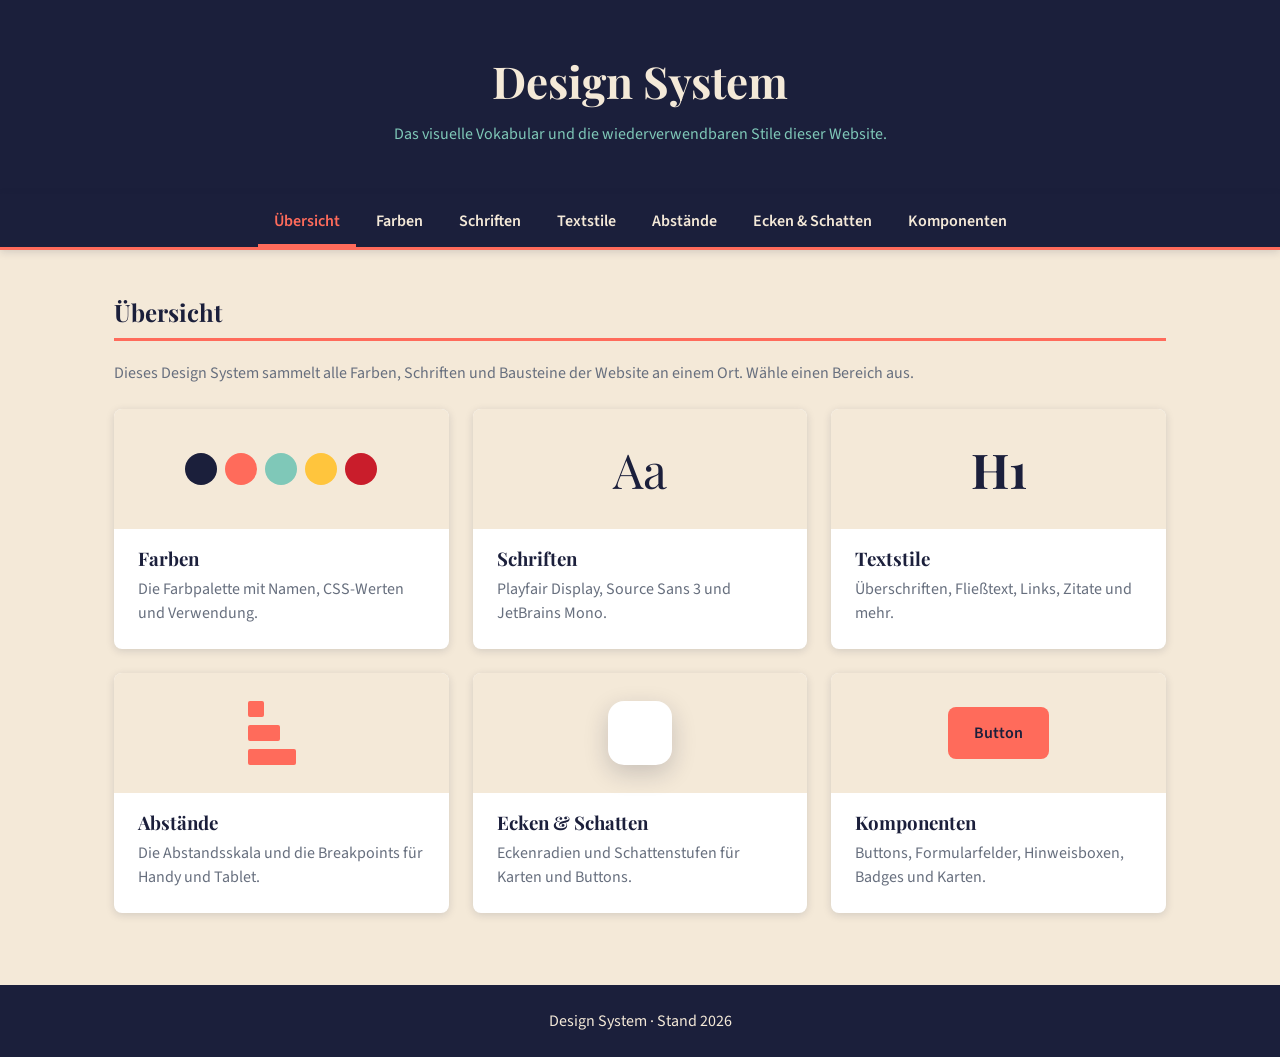
<file: index.html>
<!doctype html>
<html lang="de">
  <head>
    <meta charset="UTF-8" />
    <meta name="viewport" content="width=device-width, initial-scale=1.0" />
    <title>Design System</title>
    <link rel="preconnect" href="https://fonts.googleapis.com" />
    <link rel="preconnect" href="https://fonts.gstatic.com" crossorigin />
    <link
      rel="stylesheet"
      href="https://fonts.googleapis.com/css2?family=JetBrains+Mono:wght@400;700&family=Playfair+Display:ital,wght@0,400;0,700;1,400&family=Source+Sans+3:ital,wght@0,300;0,400;0,600;0,700;1,400&display=swap"
    />
    <link rel="stylesheet" href="styles.css" />
  </head>
  <body>
    <header class="page-header">
      <h1><a href="index.html">Design System</a></h1>
      <p>
        Das visuelle Vokabular und die wiederverwendbaren Stile dieser Website.
      </p>
    </header>

    <nav class="site-nav">
      <a href="index.html" aria-current="page">Übersicht</a>
      <a href="farben.html">Farben</a>
      <a href="schriften.html">Schriften</a>
      <a href="textstile.html">Textstile</a>
      <a href="abstaende.html">Abstände</a>
      <a href="formen.html">Ecken &amp; Schatten</a>
      <a href="komponenten.html">Komponenten</a>
    </nav>

    <main>
      <section class="section">
        <h2>Übersicht</h2>
        <p class="section-intro">
          Dieses Design System sammelt alle Farben, Schriften und Bausteine
          der Website an einem Ort. Wähle einen Bereich aus.
        </p>

        <div class="overview-grid">
          <a class="overview-card" href="farben.html">
            <div class="overview-preview">
              <span class="dot mitternachtstinte"></span>
              <span class="dot korallenglut"></span>
              <span class="dot meeresnebel"></span>
              <span class="dot sonnenstrahl"></span>
              <span class="dot rubinrot"></span>
            </div>
            <h3>Farben</h3>
            <p>Die Farbpalette mit Namen, CSS-Werten und Verwendung.</p>
          </a>

          <a class="overview-card" href="schriften.html">
            <div class="overview-preview">
              <span class="preview-glyph playfair">Aa</span>
            </div>
            <h3>Schriften</h3>
            <p>Playfair Display, Source Sans 3 und JetBrains Mono.</p>
          </a>

          <a class="overview-card" href="textstile.html">
            <div class="overview-preview">
              <span class="preview-glyph playfair bold">H1</span>
            </div>
            <h3>Textstile</h3>
            <p>Überschriften, Fließtext, Links, Zitate und mehr.</p>
          </a>

          <a class="overview-card" href="abstaende.html">
            <div class="overview-preview preview-bars">
              <span class="spacing-bar" style="width: 16px"></span>
              <span class="spacing-bar" style="width: 32px"></span>
              <span class="spacing-bar" style="width: 48px"></span>
            </div>
            <h3>Abstände</h3>
            <p>Die Abstandsskala und die Breakpoints für Handy und Tablet.</p>
          </a>

          <a class="overview-card" href="formen.html">
            <div class="overview-preview">
              <span class="preview-shape"></span>
            </div>
            <h3>Ecken &amp; Schatten</h3>
            <p>Eckenradien und Schattenstufen für Karten und Buttons.</p>
          </a>

          <a class="overview-card" href="komponenten.html">
            <div class="overview-preview">
              <span class="btn btn-primaer">Button</span>
            </div>
            <h3>Komponenten</h3>
            <p>Buttons, Formularfelder, Hinweisboxen, Badges und Karten.</p>
          </a>
        </div>
      </section>
    </main>

    <footer class="page-footer">
      <p>Design System · Stand 2026</p>
    </footer>
  </body>
</html>
</file>
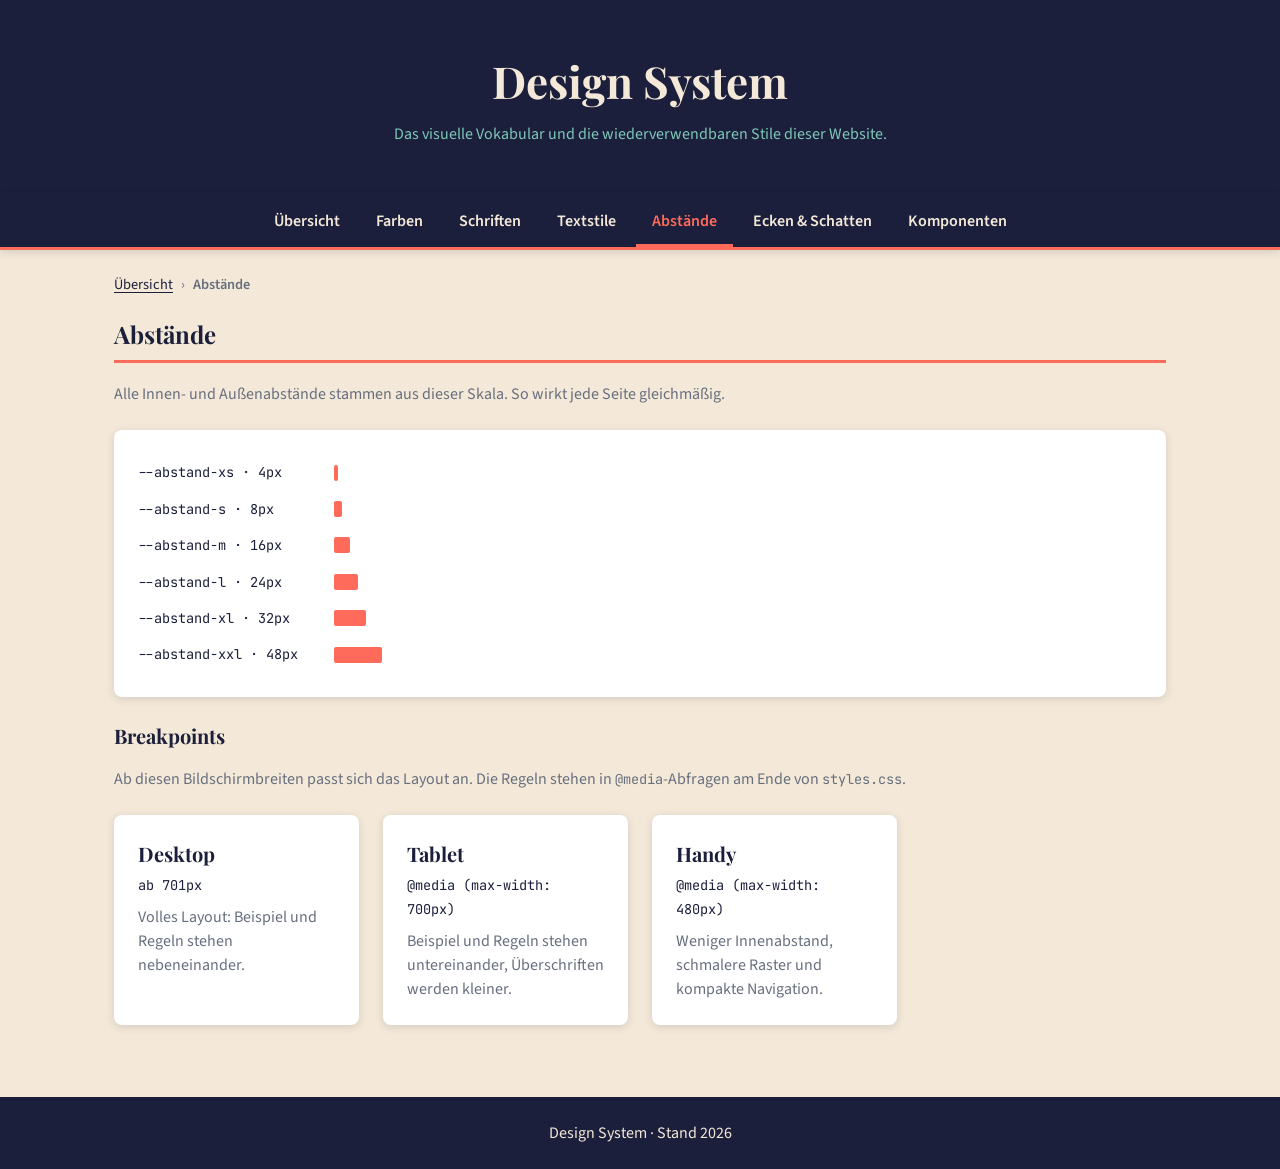
<file: abstaende.html>
<!doctype html>
<html lang="de">
  <head>
    <meta charset="UTF-8" />
    <meta name="viewport" content="width=device-width, initial-scale=1.0" />
    <title>Abstände · Design System</title>
    <link rel="preconnect" href="https://fonts.googleapis.com" />
    <link rel="preconnect" href="https://fonts.gstatic.com" crossorigin />
    <link
      rel="stylesheet"
      href="https://fonts.googleapis.com/css2?family=JetBrains+Mono:wght@400;700&family=Playfair+Display:ital,wght@0,400;0,700;1,400&family=Source+Sans+3:ital,wght@0,300;0,400;0,600;0,700;1,400&display=swap"
    />
    <link rel="stylesheet" href="styles.css" />
  </head>
  <body>
    <header class="page-header">
      <h1><a href="index.html">Design System</a></h1>
      <p>
        Das visuelle Vokabular und die wiederverwendbaren Stile dieser Website.
      </p>
    </header>

    <nav class="site-nav">
      <a href="index.html">Übersicht</a>
      <a href="farben.html">Farben</a>
      <a href="schriften.html">Schriften</a>
      <a href="textstile.html">Textstile</a>
      <a href="abstaende.html" aria-current="page">Abstände</a>
      <a href="formen.html">Ecken &amp; Schatten</a>
      <a href="komponenten.html">Komponenten</a>
    </nav>

    <main>
      <nav class="breadcrumb" aria-label="Breadcrumb">
        <ol>
          <li><a href="index.html">Übersicht</a></li>
          <li><span aria-current="page">Abstände</span></li>
        </ol>
      </nav>

      <section id="abstaende" class="section">
        <h2>Abstände</h2>
        <p class="section-intro">
          Alle Innen- und Außenabstände stammen aus dieser Skala. So wirkt jede
          Seite gleichmäßig.
        </p>

        <div class="demo-card spacing-list">
          <div class="spacing-row">
            <code>--abstand-xs · 4px</code>
            <div class="spacing-bar" style="width: 4px"></div>
          </div>
          <div class="spacing-row">
            <code>--abstand-s · 8px</code>
            <div class="spacing-bar" style="width: 8px"></div>
          </div>
          <div class="spacing-row">
            <code>--abstand-m · 16px</code>
            <div class="spacing-bar" style="width: 16px"></div>
          </div>
          <div class="spacing-row">
            <code>--abstand-l · 24px</code>
            <div class="spacing-bar" style="width: 24px"></div>
          </div>
          <div class="spacing-row">
            <code>--abstand-xl · 32px</code>
            <div class="spacing-bar" style="width: 32px"></div>
          </div>
          <div class="spacing-row">
            <code>--abstand-xxl · 48px</code>
            <div class="spacing-bar" style="width: 48px"></div>
          </div>
        </div>

        <h3 class="subsection-title">Breakpoints</h3>
        <p class="section-intro">
          Ab diesen Bildschirmbreiten passt sich das Layout an. Die Regeln
          stehen in <code>@media</code>-Abfragen am Ende von
          <code>styles.css</code>.
        </p>

        <div class="breakpoint-list">
          <div class="breakpoint-card">
            <span class="breakpoint-name">Desktop</span>
            <code>ab 701px</code>
            <p>Volles Layout: Beispiel und Regeln stehen nebeneinander.</p>
          </div>
          <div class="breakpoint-card">
            <span class="breakpoint-name">Tablet</span>
            <code>@media (max-width: 700px)</code>
            <p>
              Beispiel und Regeln stehen untereinander, Überschriften werden
              kleiner.
            </p>
          </div>
          <div class="breakpoint-card">
            <span class="breakpoint-name">Handy</span>
            <code>@media (max-width: 480px)</code>
            <p>
              Weniger Innenabstand, schmalere Raster und kompakte Navigation.
            </p>
          </div>
        </div>
      </section>
    </main>

    <footer class="page-footer">
      <p>Design System · Stand 2026</p>
    </footer>
  </body>
</html>
</file>
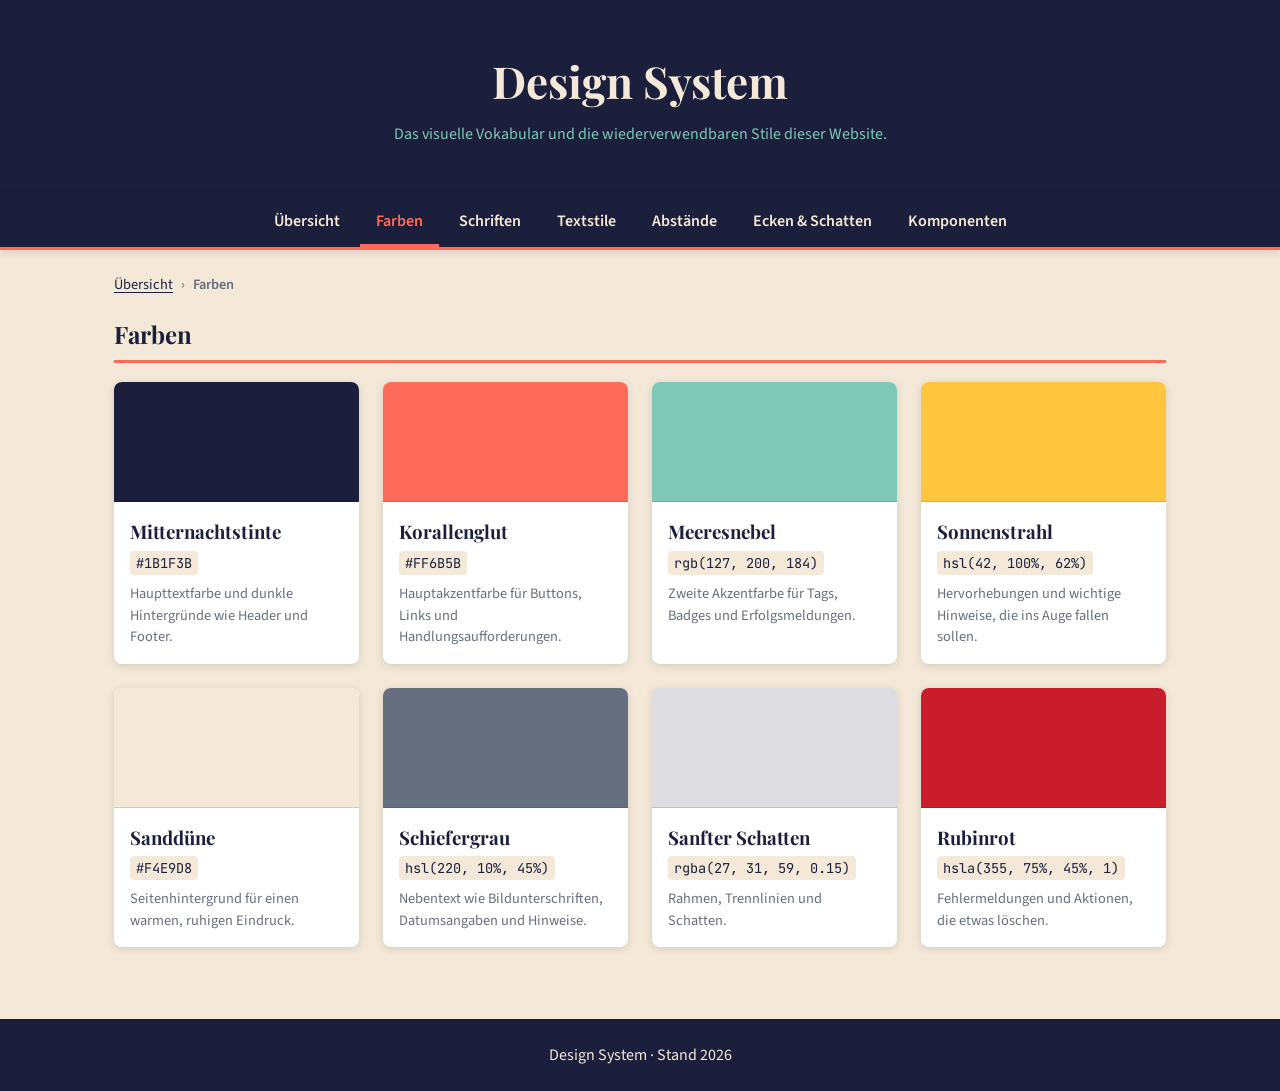
<file: farben.html>
<!doctype html>
<html lang="de">
  <head>
    <meta charset="UTF-8" />
    <meta name="viewport" content="width=device-width, initial-scale=1.0" />
    <title>Farben · Design System</title>
    <link rel="preconnect" href="https://fonts.googleapis.com" />
    <link rel="preconnect" href="https://fonts.gstatic.com" crossorigin />
    <link
      rel="stylesheet"
      href="https://fonts.googleapis.com/css2?family=JetBrains+Mono:wght@400;700&family=Playfair+Display:ital,wght@0,400;0,700;1,400&family=Source+Sans+3:ital,wght@0,300;0,400;0,600;0,700;1,400&display=swap"
    />
    <link rel="stylesheet" href="styles.css" />
  </head>
  <body>
    <header class="page-header">
      <h1><a href="index.html">Design System</a></h1>
      <p>
        Das visuelle Vokabular und die wiederverwendbaren Stile dieser Website.
      </p>
    </header>

    <nav class="site-nav">
      <a href="index.html">Übersicht</a>
      <a href="farben.html" aria-current="page">Farben</a>
      <a href="schriften.html">Schriften</a>
      <a href="textstile.html">Textstile</a>
      <a href="abstaende.html">Abstände</a>
      <a href="formen.html">Ecken &amp; Schatten</a>
      <a href="komponenten.html">Komponenten</a>
    </nav>

    <main>
      <nav class="breadcrumb" aria-label="Breadcrumb">
        <ol>
          <li><a href="index.html">Übersicht</a></li>
          <li><span aria-current="page">Farben</span></li>
        </ol>
      </nav>

      <section id="farben" class="section">
        <h2>Farben</h2>

        <div class="color-grid">
          <div class="color-card">
            <div class="color-swatch mitternachtstinte"></div>
            <div class="color-info">
              <h3>Mitternachtstinte</h3>
              <code>#1B1F3B</code>
              <p>
                Haupttextfarbe und dunkle Hintergründe wie Header und Footer.
              </p>
            </div>
          </div>

          <div class="color-card">
            <div class="color-swatch korallenglut"></div>
            <div class="color-info">
              <h3>Korallenglut</h3>
              <code>#FF6B5B</code>
              <p>
                Hauptakzentfarbe für Buttons, Links und Handlungsaufforderungen.
              </p>
            </div>
          </div>

          <div class="color-card">
            <div class="color-swatch meeresnebel"></div>
            <div class="color-info">
              <h3>Meeresnebel</h3>
              <code>rgb(127, 200, 184)</code>
              <p>Zweite Akzentfarbe für Tags, Badges und Erfolgsmeldungen.</p>
            </div>
          </div>

          <div class="color-card">
            <div class="color-swatch sonnenstrahl"></div>
            <div class="color-info">
              <h3>Sonnenstrahl</h3>
              <code>hsl(42, 100%, 62%)</code>
              <p>
                Hervorhebungen und wichtige Hinweise, die ins Auge fallen
                sollen.
              </p>
            </div>
          </div>

          <div class="color-card">
            <div class="color-swatch sandduene"></div>
            <div class="color-info">
              <h3>Sanddüne</h3>
              <code>#F4E9D8</code>
              <p>Seitenhintergrund für einen warmen, ruhigen Eindruck.</p>
            </div>
          </div>

          <div class="color-card">
            <div class="color-swatch schiefergrau"></div>
            <div class="color-info">
              <h3>Schiefergrau</h3>
              <code>hsl(220, 10%, 45%)</code>
              <p>
                Nebentext wie Bildunterschriften, Datumsangaben und Hinweise.
              </p>
            </div>
          </div>

          <div class="color-card">
            <div class="color-swatch sanfter-schatten"></div>
            <div class="color-info">
              <h3>Sanfter Schatten</h3>
              <code>rgba(27, 31, 59, 0.15)</code>
              <p>Rahmen, Trennlinien und Schatten.</p>
            </div>
          </div>

          <div class="color-card">
            <div class="color-swatch rubinrot"></div>
            <div class="color-info">
              <h3>Rubinrot</h3>
              <code>hsla(355, 75%, 45%, 1)</code>
              <p>Fehlermeldungen und Aktionen, die etwas löschen.</p>
            </div>
          </div>
        </div>
      </section>
    </main>

    <footer class="page-footer">
      <p>Design System · Stand 2026</p>
    </footer>
  </body>
</html>
</file>
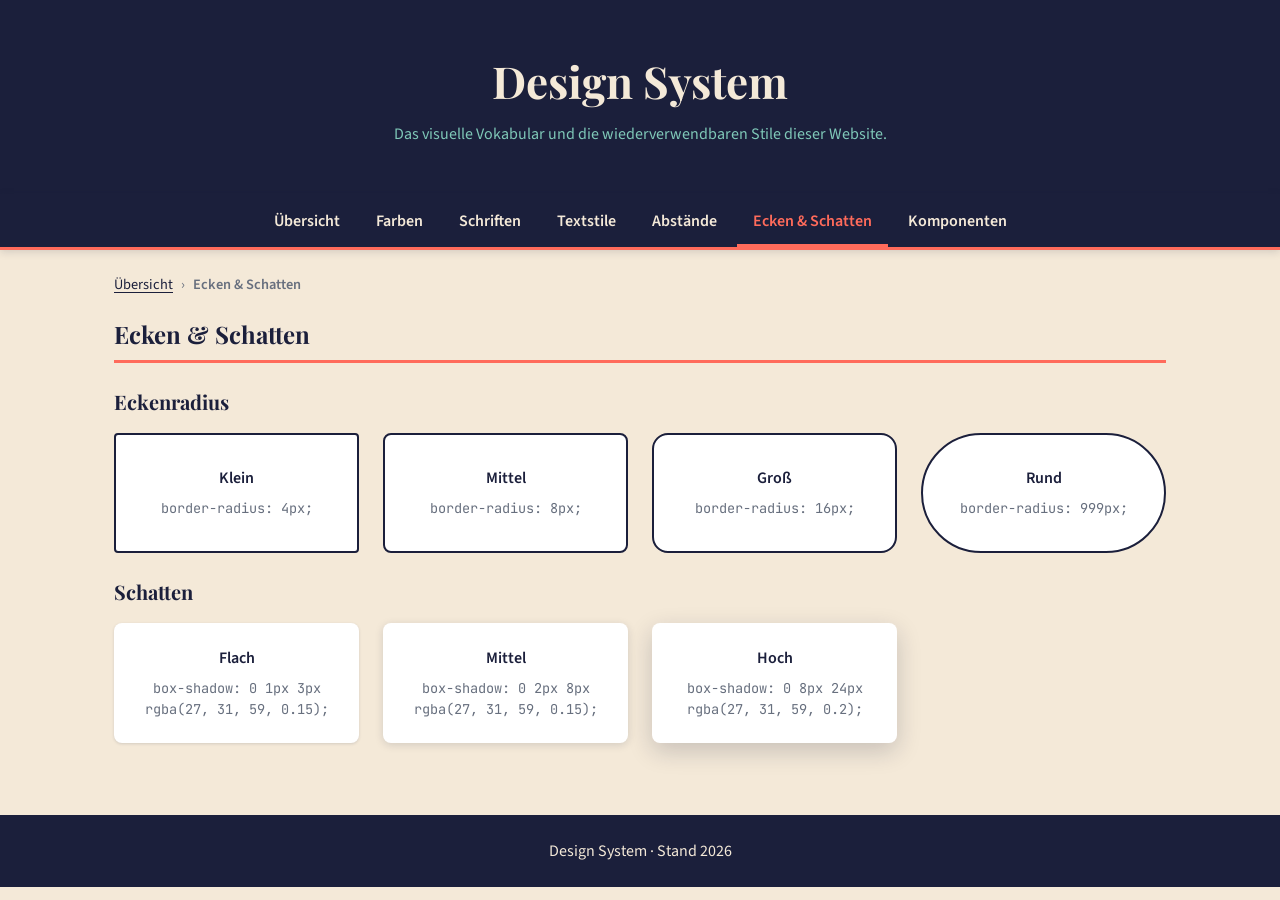
<file: formen.html>
<!doctype html>
<html lang="de">
  <head>
    <meta charset="UTF-8" />
    <meta name="viewport" content="width=device-width, initial-scale=1.0" />
    <title>Ecken &amp; Schatten · Design System</title>
    <link rel="preconnect" href="https://fonts.googleapis.com" />
    <link rel="preconnect" href="https://fonts.gstatic.com" crossorigin />
    <link
      rel="stylesheet"
      href="https://fonts.googleapis.com/css2?family=JetBrains+Mono:wght@400;700&family=Playfair+Display:ital,wght@0,400;0,700;1,400&family=Source+Sans+3:ital,wght@0,300;0,400;0,600;0,700;1,400&display=swap"
    />
    <link rel="stylesheet" href="styles.css" />
  </head>
  <body>
    <header class="page-header">
      <h1><a href="index.html">Design System</a></h1>
      <p>
        Das visuelle Vokabular und die wiederverwendbaren Stile dieser Website.
      </p>
    </header>

    <nav class="site-nav">
      <a href="index.html">Übersicht</a>
      <a href="farben.html">Farben</a>
      <a href="schriften.html">Schriften</a>
      <a href="textstile.html">Textstile</a>
      <a href="abstaende.html">Abstände</a>
      <a href="formen.html" aria-current="page">Ecken &amp; Schatten</a>
      <a href="komponenten.html">Komponenten</a>
    </nav>

    <main>
      <nav class="breadcrumb" aria-label="Breadcrumb">
        <ol>
          <li><a href="index.html">Übersicht</a></li>
          <li><span aria-current="page">Ecken &amp; Schatten</span></li>
        </ol>
      </nav>

      <section id="formen" class="section">
        <h2>Ecken &amp; Schatten</h2>

        <h3 class="subsection-title">Eckenradius</h3>
        <div class="shape-grid">
          <div class="shape-tile radius-s">
            <span>Klein</span>
            <code>border-radius: 4px;</code>
          </div>
          <div class="shape-tile radius-m">
            <span>Mittel</span>
            <code>border-radius: 8px;</code>
          </div>
          <div class="shape-tile radius-l">
            <span>Groß</span>
            <code>border-radius: 16px;</code>
          </div>
          <div class="shape-tile radius-rund">
            <span>Rund</span>
            <code>border-radius: 999px;</code>
          </div>
        </div>

        <h3 class="subsection-title">Schatten</h3>
        <div class="shape-grid">
          <div class="shape-tile schatten-s">
            <span>Flach</span>
            <code>box-shadow: 0 1px 3px rgba(27, 31, 59, 0.15);</code>
          </div>
          <div class="shape-tile schatten-m">
            <span>Mittel</span>
            <code>box-shadow: 0 2px 8px rgba(27, 31, 59, 0.15);</code>
          </div>
          <div class="shape-tile schatten-l">
            <span>Hoch</span>
            <code>box-shadow: 0 8px 24px rgba(27, 31, 59, 0.2);</code>
          </div>
        </div>
      </section>
    </main>

    <footer class="page-footer">
      <p>Design System · Stand 2026</p>
    </footer>
  </body>
</html>
</file>
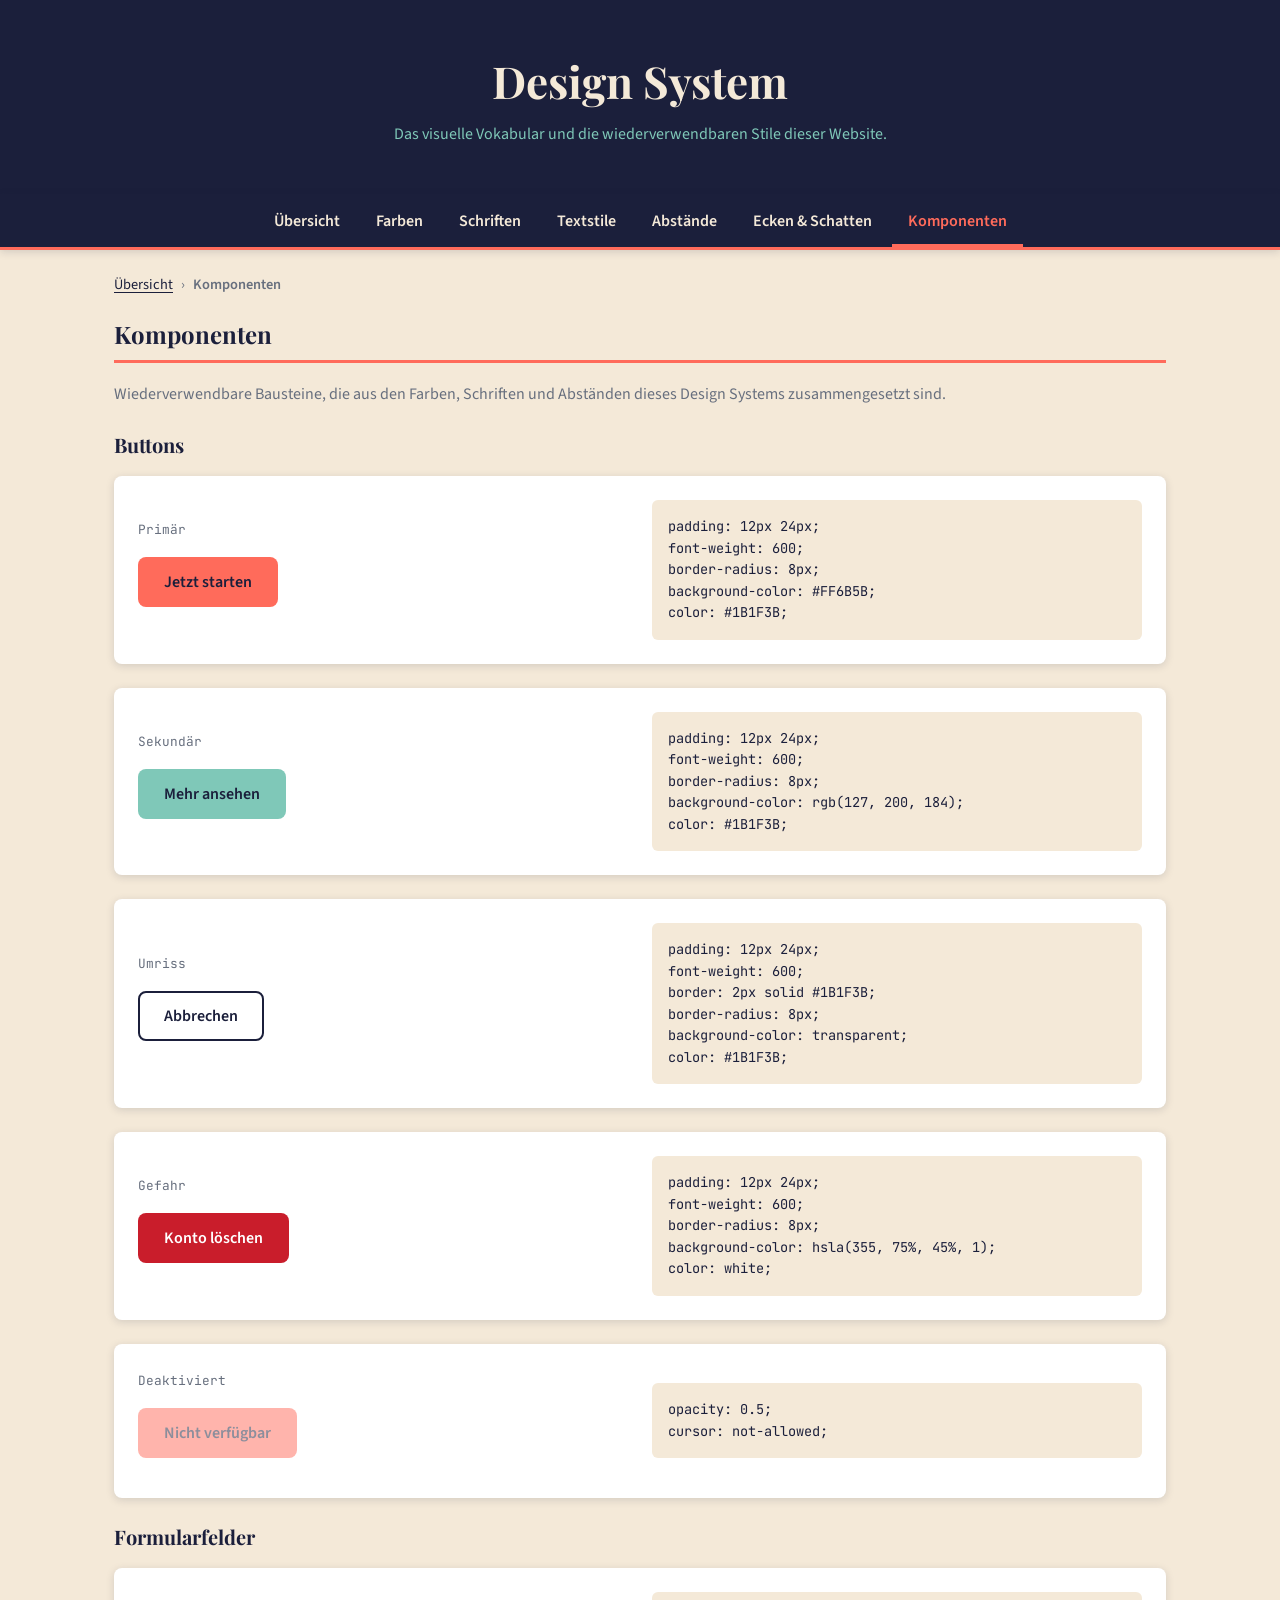
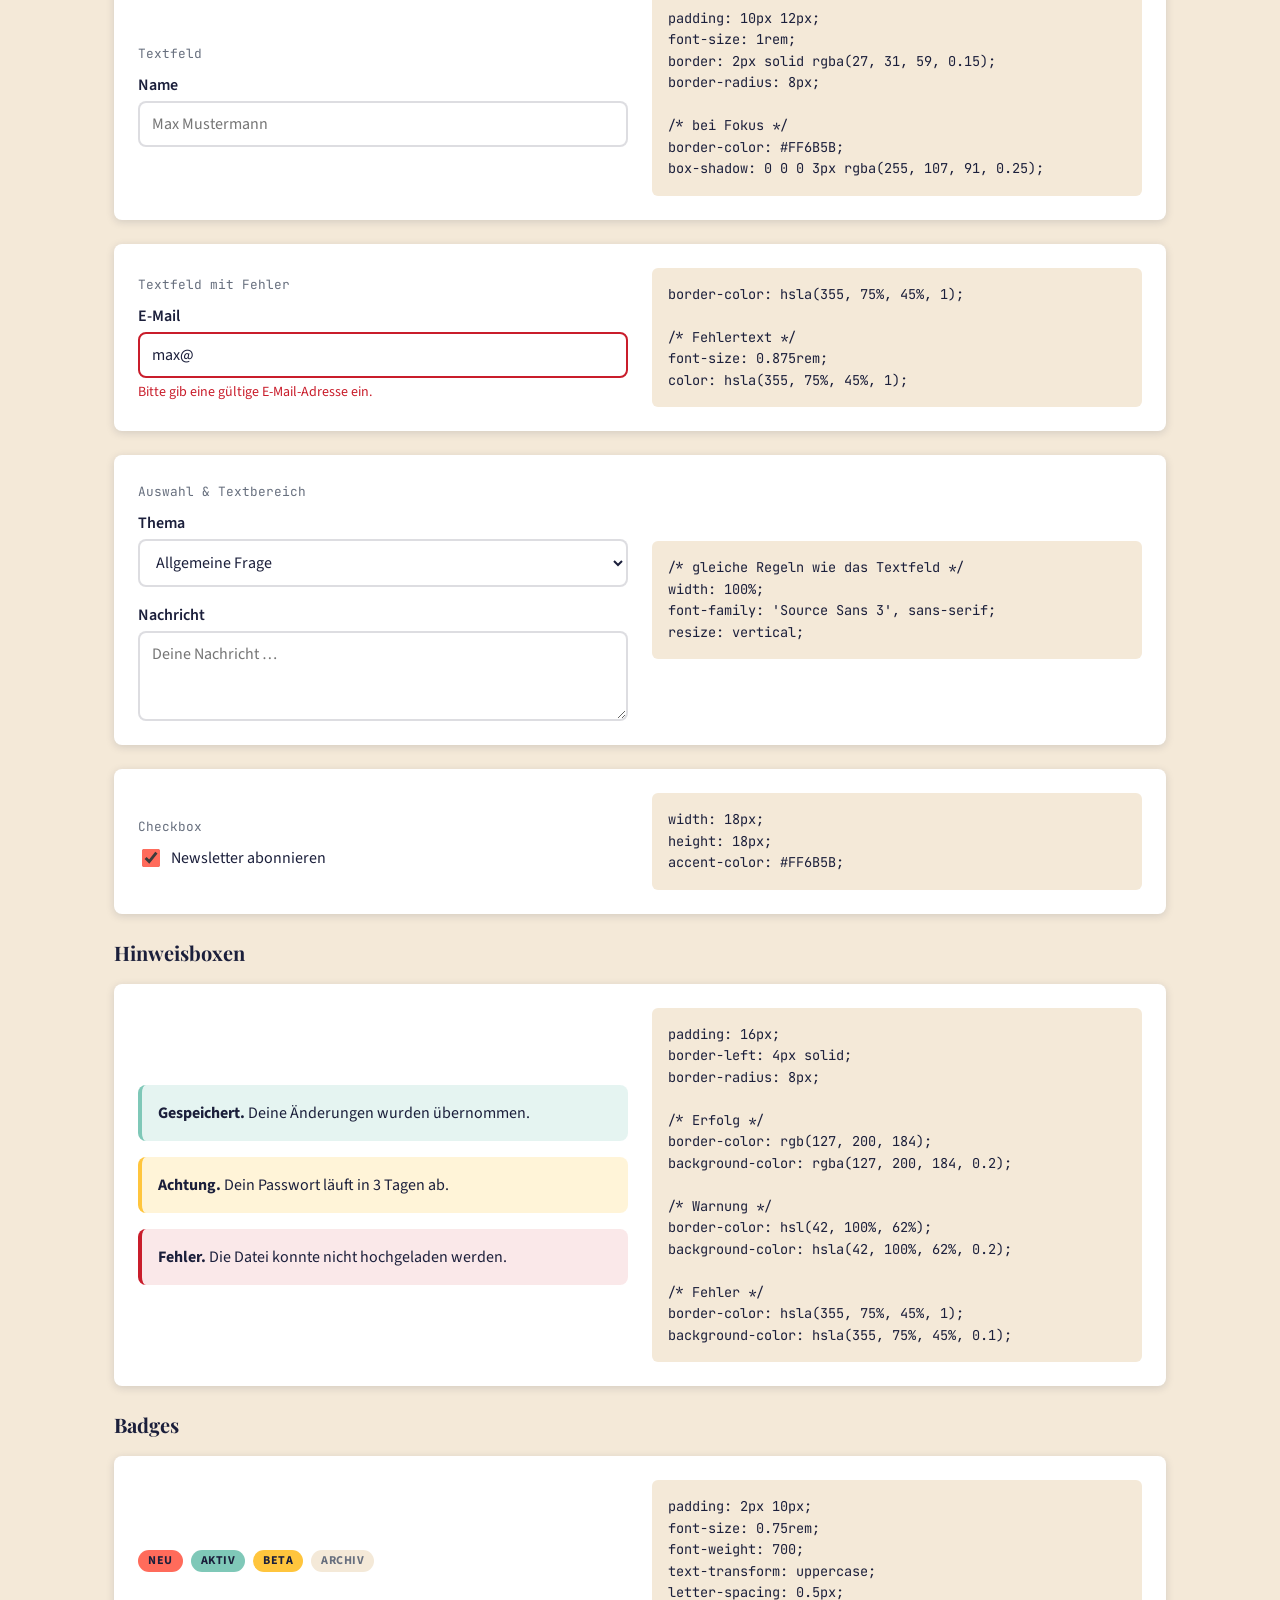
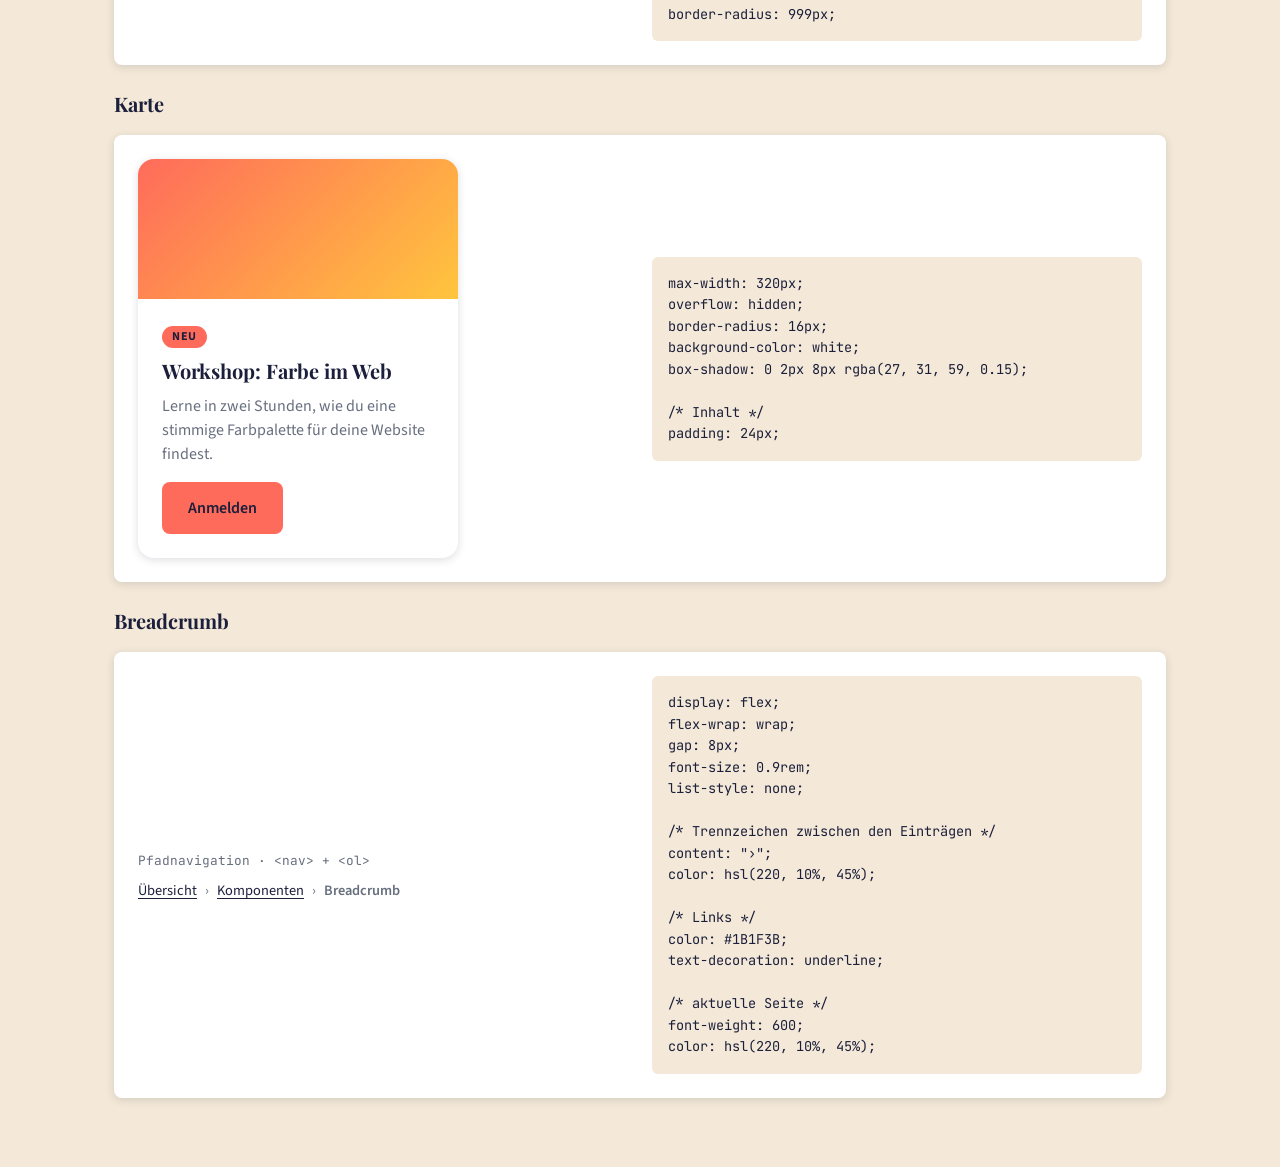
<file: komponenten.html>
<!doctype html>
<html lang="de">
  <head>
    <meta charset="UTF-8" />
    <meta name="viewport" content="width=device-width, initial-scale=1.0" />
    <title>Komponenten · Design System</title>
    <link rel="preconnect" href="https://fonts.googleapis.com" />
    <link rel="preconnect" href="https://fonts.gstatic.com" crossorigin />
    <link
      rel="stylesheet"
      href="https://fonts.googleapis.com/css2?family=JetBrains+Mono:wght@400;700&family=Playfair+Display:ital,wght@0,400;0,700;1,400&family=Source+Sans+3:ital,wght@0,300;0,400;0,600;0,700;1,400&display=swap"
    />
    <link rel="stylesheet" href="styles.css" />
  </head>
  <body>
    <header class="page-header">
      <h1><a href="index.html">Design System</a></h1>
      <p>
        Das visuelle Vokabular und die wiederverwendbaren Stile dieser Website.
      </p>
    </header>

    <nav class="site-nav">
      <a href="index.html">Übersicht</a>
      <a href="farben.html">Farben</a>
      <a href="schriften.html">Schriften</a>
      <a href="textstile.html">Textstile</a>
      <a href="abstaende.html">Abstände</a>
      <a href="formen.html">Ecken &amp; Schatten</a>
      <a href="komponenten.html" aria-current="page">Komponenten</a>
    </nav>

    <main>
      <nav class="breadcrumb" aria-label="Breadcrumb">
        <ol>
          <li><a href="index.html">Übersicht</a></li>
          <li><span aria-current="page">Komponenten</span></li>
        </ol>
      </nav>

      <section id="komponenten" class="section">
        <h2>Komponenten</h2>
        <p class="section-intro">
          Wiederverwendbare Bausteine, die aus den Farben, Schriften und
          Abständen dieses Design Systems zusammengesetzt sind.
        </p>

        <h3 class="subsection-title" id="buttons">Buttons</h3>

        <div class="demo-card">
          <div class="demo-preview">
            <span class="style-label">Primär</span>
            <p><button class="btn btn-primaer">Jetzt starten</button></p>
          </div>
          <pre
            class="demo-rules"
          ><code>padding: 12px 24px;
font-weight: 600;
border-radius: 8px;
background-color: #FF6B5B;
color: #1B1F3B;</code></pre>
        </div>

        <div class="demo-card">
          <div class="demo-preview">
            <span class="style-label">Sekundär</span>
            <p><button class="btn btn-sekundaer">Mehr ansehen</button></p>
          </div>
          <pre
            class="demo-rules"
          ><code>padding: 12px 24px;
font-weight: 600;
border-radius: 8px;
background-color: rgb(127, 200, 184);
color: #1B1F3B;</code></pre>
        </div>

        <div class="demo-card">
          <div class="demo-preview">
            <span class="style-label">Umriss</span>
            <p><button class="btn btn-umriss">Abbrechen</button></p>
          </div>
          <pre
            class="demo-rules"
          ><code>padding: 12px 24px;
font-weight: 600;
border: 2px solid #1B1F3B;
border-radius: 8px;
background-color: transparent;
color: #1B1F3B;</code></pre>
        </div>

        <div class="demo-card">
          <div class="demo-preview">
            <span class="style-label">Gefahr</span>
            <p><button class="btn btn-gefahr">Konto löschen</button></p>
          </div>
          <pre
            class="demo-rules"
          ><code>padding: 12px 24px;
font-weight: 600;
border-radius: 8px;
background-color: hsla(355, 75%, 45%, 1);
color: white;</code></pre>
        </div>

        <div class="demo-card">
          <div class="demo-preview">
            <span class="style-label">Deaktiviert</span>
            <p>
              <button class="btn btn-primaer" disabled>Nicht verfügbar</button>
            </p>
          </div>
          <pre
            class="demo-rules"
          ><code>opacity: 0.5;
cursor: not-allowed;</code></pre>
        </div>

        <h3 class="subsection-title" id="formulare">Formularfelder</h3>

        <div class="demo-card">
          <div class="demo-preview">
            <span class="style-label">Textfeld</span>
            <div class="form-field">
              <label for="name">Name</label>
              <input class="input" id="name" type="text" placeholder="Max Mustermann" />
            </div>
          </div>
          <pre
            class="demo-rules"
          ><code>padding: 10px 12px;
font-size: 1rem;
border: 2px solid rgba(27, 31, 59, 0.15);
border-radius: 8px;

/* bei Fokus */
border-color: #FF6B5B;
box-shadow: 0 0 0 3px rgba(255, 107, 91, 0.25);</code></pre>
        </div>

        <div class="demo-card">
          <div class="demo-preview">
            <span class="style-label">Textfeld mit Fehler</span>
            <div class="form-field">
              <label for="email">E-Mail</label>
              <input class="input input-fehler" id="email" type="email" value="max@" aria-describedby="email-fehler" aria-invalid="true" />
              <span class="feld-fehler" id="email-fehler">Bitte gib eine gültige E-Mail-Adresse ein.</span>
            </div>
          </div>
          <pre
            class="demo-rules"
          ><code>border-color: hsla(355, 75%, 45%, 1);

/* Fehlertext */
font-size: 0.875rem;
color: hsla(355, 75%, 45%, 1);</code></pre>
        </div>

        <div class="demo-card">
          <div class="demo-preview">
            <span class="style-label">Auswahl &amp; Textbereich</span>
            <div class="form-field">
              <label for="thema">Thema</label>
              <select class="input" id="thema">
                <option>Allgemeine Frage</option>
                <option>Feedback</option>
                <option>Fehler melden</option>
              </select>
            </div>
            <div class="form-field">
              <label for="nachricht">Nachricht</label>
              <textarea class="input" id="nachricht" rows="3" placeholder="Deine Nachricht …"></textarea>
            </div>
          </div>
          <pre
            class="demo-rules"
          ><code>/* gleiche Regeln wie das Textfeld */
width: 100%;
font-family: 'Source Sans 3', sans-serif;
resize: vertical;</code></pre>
        </div>

        <div class="demo-card">
          <div class="demo-preview">
            <span class="style-label">Checkbox</span>
            <label class="checkbox">
              <input type="checkbox" checked />
              Newsletter abonnieren
            </label>
          </div>
          <pre
            class="demo-rules"
          ><code>width: 18px;
height: 18px;
accent-color: #FF6B5B;</code></pre>
        </div>

        <h3 class="subsection-title" id="hinweise">Hinweisboxen</h3>

        <div class="demo-card">
          <div class="demo-preview alert-stack">
            <div class="alert alert-erfolg" role="status">
              <strong>Gespeichert.</strong> Deine Änderungen wurden übernommen.
            </div>
            <div class="alert alert-warnung" role="status">
              <strong>Achtung.</strong> Dein Passwort läuft in 3 Tagen ab.
            </div>
            <div class="alert alert-fehler" role="alert">
              <strong>Fehler.</strong> Die Datei konnte nicht hochgeladen werden.
            </div>
          </div>
          <pre
            class="demo-rules"
          ><code>padding: 16px;
border-left: 4px solid;
border-radius: 8px;

/* Erfolg */
border-color: rgb(127, 200, 184);
background-color: rgba(127, 200, 184, 0.2);

/* Warnung */
border-color: hsl(42, 100%, 62%);
background-color: hsla(42, 100%, 62%, 0.2);

/* Fehler */
border-color: hsla(355, 75%, 45%, 1);
background-color: hsla(355, 75%, 45%, 0.1);</code></pre>
        </div>

        <h3 class="subsection-title" id="badges">Badges</h3>

        <div class="demo-card">
          <div class="demo-preview badge-row">
            <span class="badge badge-neu">Neu</span>
            <span class="badge badge-erfolg">Aktiv</span>
            <span class="badge badge-hinweis">Beta</span>
            <span class="badge badge-neutral">Archiv</span>
          </div>
          <pre
            class="demo-rules"
          ><code>padding: 2px 10px;
font-size: 0.75rem;
font-weight: 700;
text-transform: uppercase;
letter-spacing: 0.5px;
border-radius: 999px;</code></pre>
        </div>

        <h3 class="subsection-title" id="karten">Karte</h3>

        <div class="demo-card">
          <div class="demo-preview">
            <article class="karte">
              <div class="karte-bild"></div>
              <div class="karte-inhalt">
                <span class="badge badge-neu">Neu</span>
                <h4 class="karte-titel">Workshop: Farbe im Web</h4>
                <p>
                  Lerne in zwei Stunden, wie du eine stimmige Farbpalette für
                  deine Website findest.
                </p>
                <a class="btn btn-primaer" href="#karten">Anmelden</a>
              </div>
            </article>
          </div>
          <pre
            class="demo-rules"
          ><code>max-width: 320px;
overflow: hidden;
border-radius: 16px;
background-color: white;
box-shadow: 0 2px 8px rgba(27, 31, 59, 0.15);

/* Inhalt */
padding: 24px;</code></pre>
        </div>

        <h3 class="subsection-title" id="breadcrumb">Breadcrumb</h3>

        <div class="demo-card">
          <div class="demo-preview">
            <span class="style-label">Pfadnavigation · &lt;nav&gt; + &lt;ol&gt;</span>
            <nav class="breadcrumb breadcrumb-demo" aria-label="Breadcrumb (Beispiel)">
              <ol>
                <li><a href="index.html">Übersicht</a></li>
                <li><a href="komponenten.html">Komponenten</a></li>
                <li><span aria-current="page">Breadcrumb</span></li>
              </ol>
            </nav>
          </div>
          <pre
            class="demo-rules"
          ><code>display: flex;
flex-wrap: wrap;
gap: 8px;
font-size: 0.9rem;
list-style: none;

/* Trennzeichen zwischen den Einträgen */
content: "›";
color: hsl(220, 10%, 45%);

/* Links */
color: #1B1F3B;
text-decoration: underline;

/* aktuelle Seite */
font-weight: 600;
color: hsl(220, 10%, 45%);</code></pre>
        </div>
      </section>
    </main>

    <footer class="page-footer">
      <p>Design System · Stand 2026</p>
    </footer>
  </body>
</html>
</file>
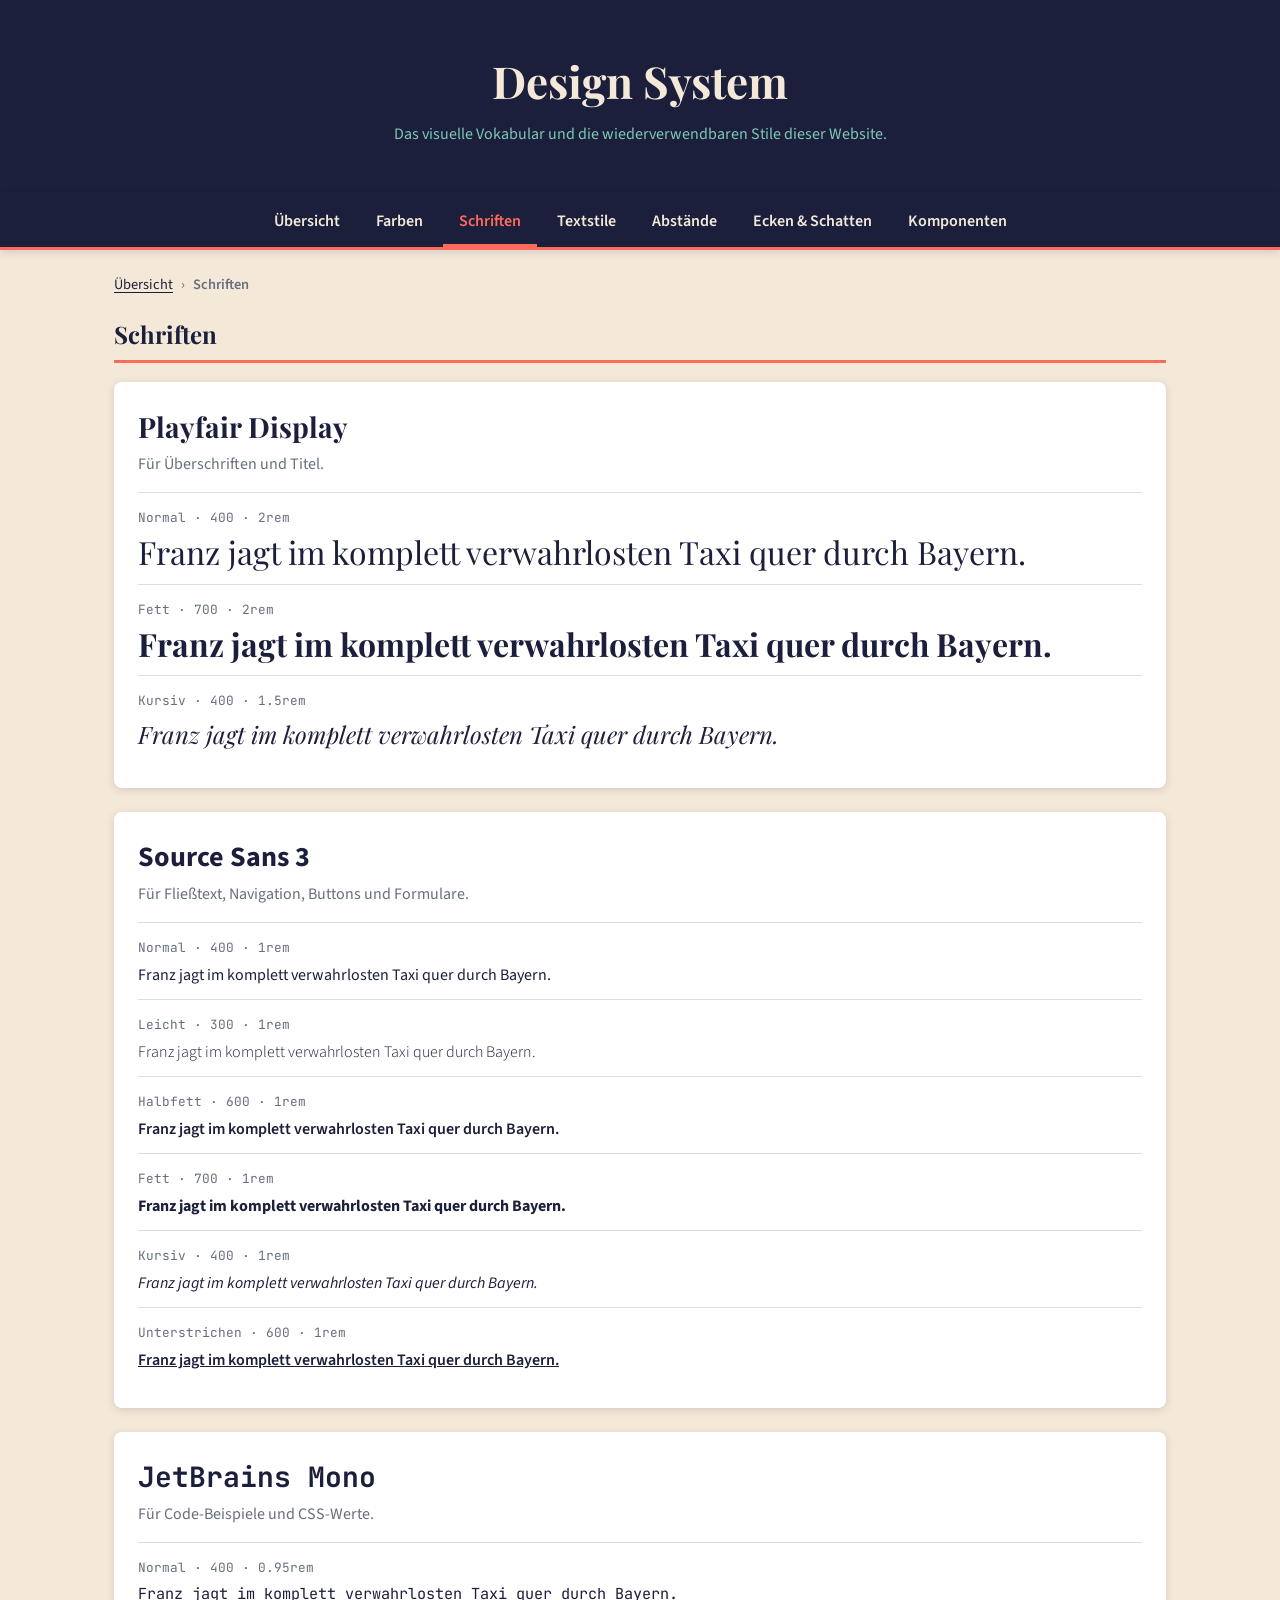
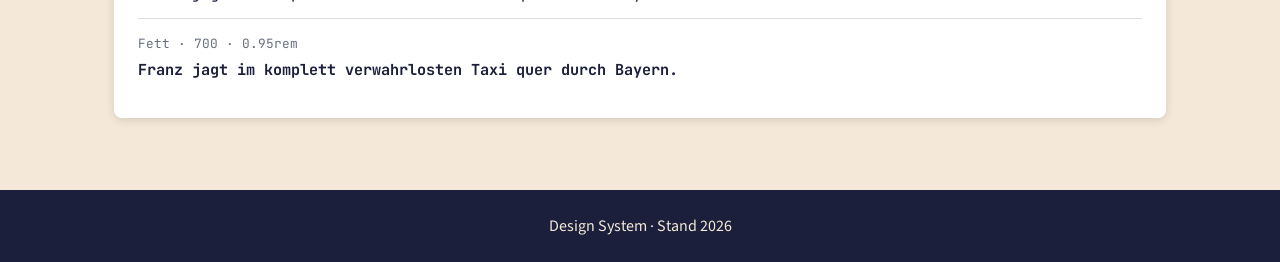
<file: schriften.html>
<!doctype html>
<html lang="de">
  <head>
    <meta charset="UTF-8" />
    <meta name="viewport" content="width=device-width, initial-scale=1.0" />
    <title>Schriften · Design System</title>
    <link rel="preconnect" href="https://fonts.googleapis.com" />
    <link rel="preconnect" href="https://fonts.gstatic.com" crossorigin />
    <link
      rel="stylesheet"
      href="https://fonts.googleapis.com/css2?family=JetBrains+Mono:wght@400;700&family=Playfair+Display:ital,wght@0,400;0,700;1,400&family=Source+Sans+3:ital,wght@0,300;0,400;0,600;0,700;1,400&display=swap"
    />
    <link rel="stylesheet" href="styles.css" />
  </head>
  <body>
    <header class="page-header">
      <h1><a href="index.html">Design System</a></h1>
      <p>
        Das visuelle Vokabular und die wiederverwendbaren Stile dieser Website.
      </p>
    </header>

    <nav class="site-nav">
      <a href="index.html">Übersicht</a>
      <a href="farben.html">Farben</a>
      <a href="schriften.html" aria-current="page">Schriften</a>
      <a href="textstile.html">Textstile</a>
      <a href="abstaende.html">Abstände</a>
      <a href="formen.html">Ecken &amp; Schatten</a>
      <a href="komponenten.html">Komponenten</a>
    </nav>

    <main>
      <nav class="breadcrumb" aria-label="Breadcrumb">
        <ol>
          <li><a href="index.html">Übersicht</a></li>
          <li><span aria-current="page">Schriften</span></li>
        </ol>
      </nav>

      <section id="schriften" class="section">
        <h2>Schriften</h2>

        <div class="font-card">
          <h3 class="font-name playfair">Playfair Display</h3>
          <p class="font-usage">Für Überschriften und Titel.</p>

          <div class="font-style">
            <span class="style-label">Normal · 400 · 2rem</span>
            <p class="playfair sample-large">
              Franz jagt im komplett verwahrlosten Taxi quer durch Bayern.
            </p>
          </div>
          <div class="font-style">
            <span class="style-label">Fett · 700 · 2rem</span>
            <p class="playfair sample-large bold">
              Franz jagt im komplett verwahrlosten Taxi quer durch Bayern.
            </p>
          </div>
          <div class="font-style">
            <span class="style-label">Kursiv · 400 · 1.5rem</span>
            <p class="playfair sample-medium italic">
              Franz jagt im komplett verwahrlosten Taxi quer durch Bayern.
            </p>
          </div>
        </div>

        <div class="font-card">
          <h3 class="font-name source-sans">Source Sans 3</h3>
          <p class="font-usage">
            Für Fließtext, Navigation, Buttons und Formulare.
          </p>

          <div class="font-style">
            <span class="style-label">Normal · 400 · 1rem</span>
            <p class="source-sans">
              Franz jagt im komplett verwahrlosten Taxi quer durch Bayern.
            </p>
          </div>
          <div class="font-style">
            <span class="style-label">Leicht · 300 · 1rem</span>
            <p class="source-sans light">
              Franz jagt im komplett verwahrlosten Taxi quer durch Bayern.
            </p>
          </div>
          <div class="font-style">
            <span class="style-label">Halbfett · 600 · 1rem</span>
            <p class="source-sans semibold">
              Franz jagt im komplett verwahrlosten Taxi quer durch Bayern.
            </p>
          </div>
          <div class="font-style">
            <span class="style-label">Fett · 700 · 1rem</span>
            <p class="source-sans bold">
              Franz jagt im komplett verwahrlosten Taxi quer durch Bayern.
            </p>
          </div>
          <div class="font-style">
            <span class="style-label">Kursiv · 400 · 1rem</span>
            <p class="source-sans italic">
              Franz jagt im komplett verwahrlosten Taxi quer durch Bayern.
            </p>
          </div>
          <div class="font-style">
            <span class="style-label">Unterstrichen · 600 · 1rem</span>
            <p class="source-sans semibold underline">
              Franz jagt im komplett verwahrlosten Taxi quer durch Bayern.
            </p>
          </div>
        </div>

        <div class="font-card">
          <h3 class="font-name mono">JetBrains Mono</h3>
          <p class="font-usage">Für Code-Beispiele und CSS-Werte.</p>

          <div class="font-style">
            <span class="style-label">Normal · 400 · 0.95rem</span>
            <p class="mono">
              Franz jagt im komplett verwahrlosten Taxi quer durch Bayern.
            </p>
          </div>
          <div class="font-style">
            <span class="style-label">Fett · 700 · 0.95rem</span>
            <p class="mono bold">
              Franz jagt im komplett verwahrlosten Taxi quer durch Bayern.
            </p>
          </div>
        </div>
      </section>
    </main>

    <footer class="page-footer">
      <p>Design System · Stand 2026</p>
    </footer>
  </body>
</html>
</file>
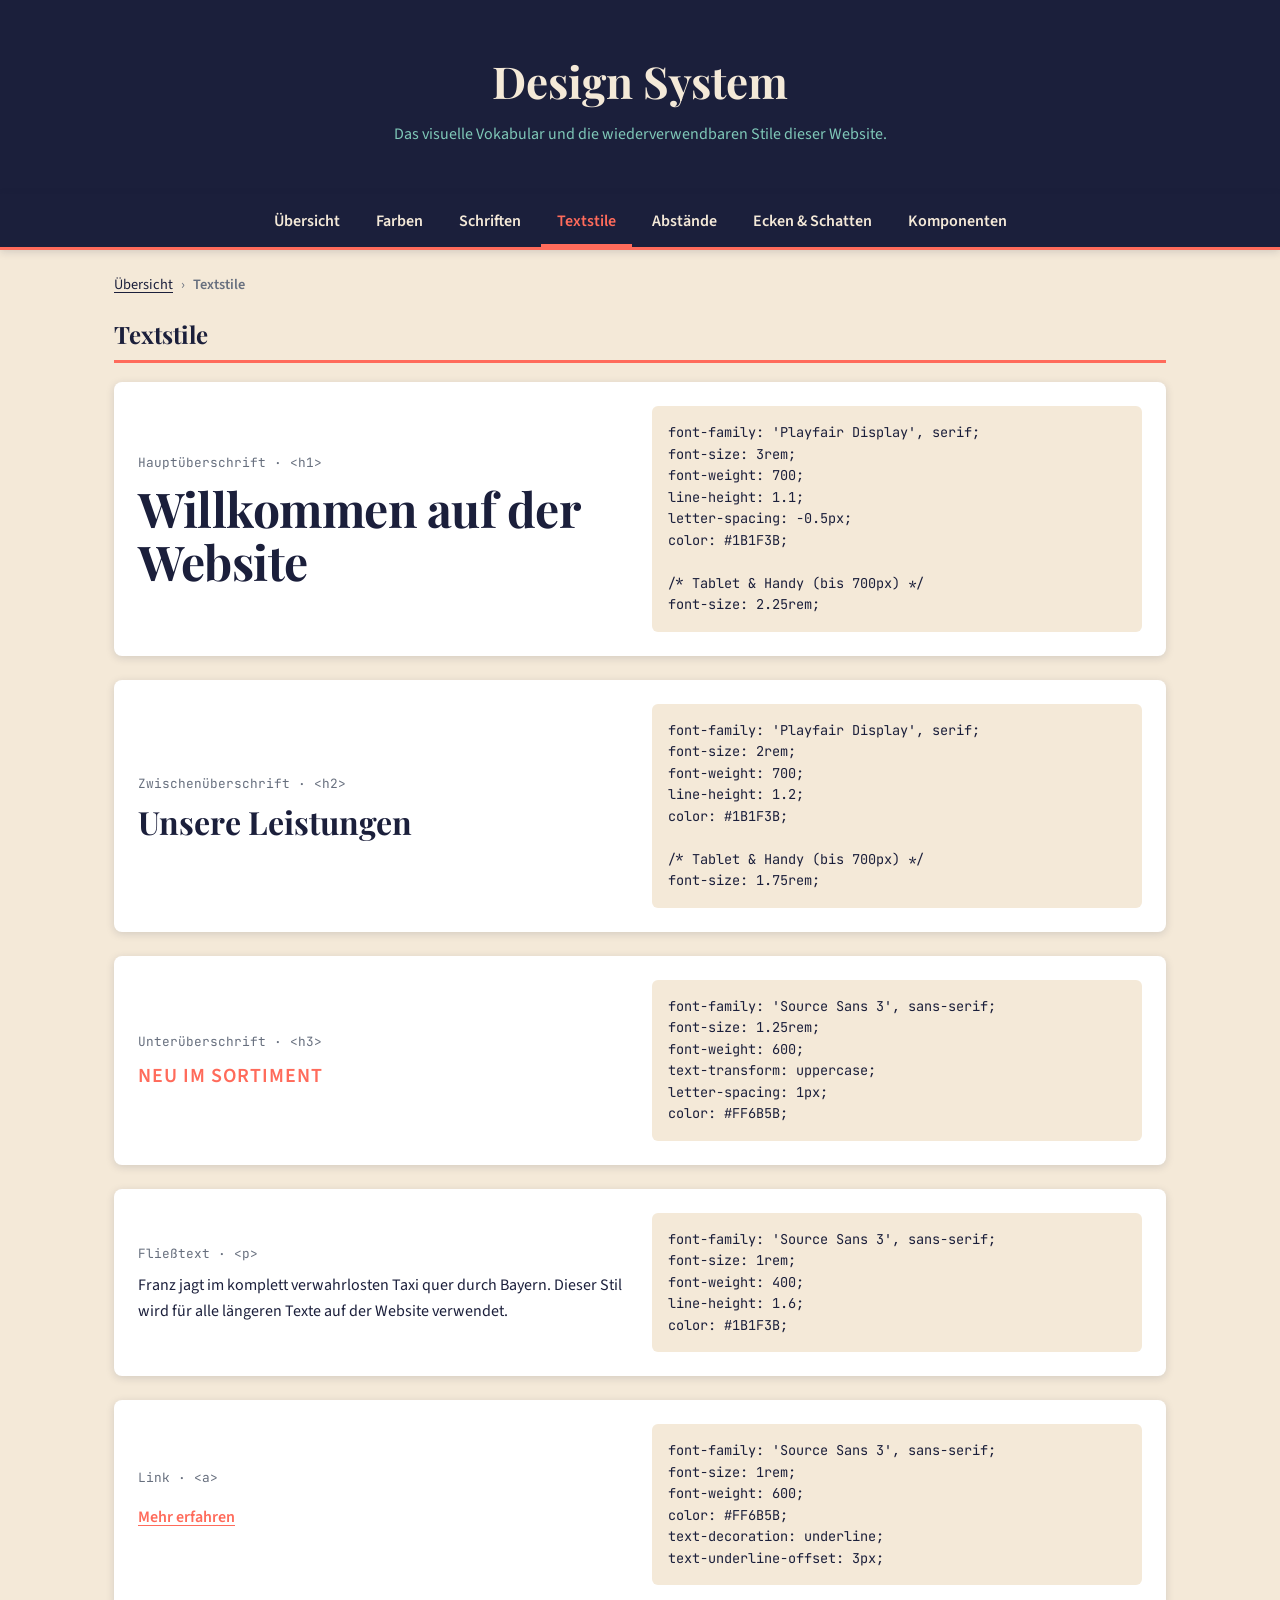
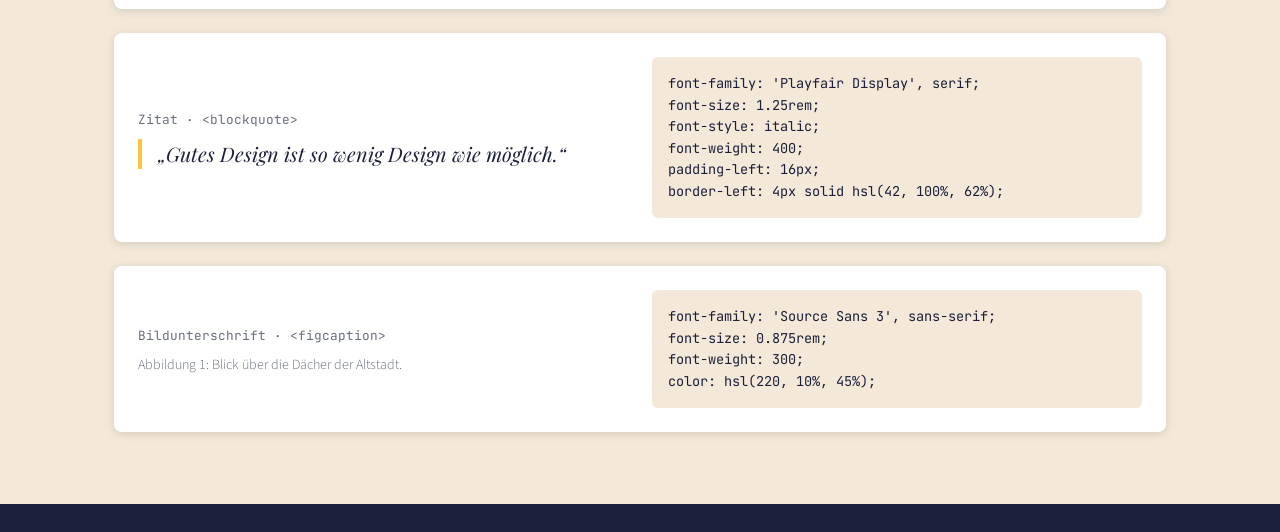
<file: textstile.html>
<!doctype html>
<html lang="de">
  <head>
    <meta charset="UTF-8" />
    <meta name="viewport" content="width=device-width, initial-scale=1.0" />
    <title>Textstile · Design System</title>
    <link rel="preconnect" href="https://fonts.googleapis.com" />
    <link rel="preconnect" href="https://fonts.gstatic.com" crossorigin />
    <link
      rel="stylesheet"
      href="https://fonts.googleapis.com/css2?family=JetBrains+Mono:wght@400;700&family=Playfair+Display:ital,wght@0,400;0,700;1,400&family=Source+Sans+3:ital,wght@0,300;0,400;0,600;0,700;1,400&display=swap"
    />
    <link rel="stylesheet" href="styles.css" />
  </head>
  <body>
    <header class="page-header">
      <h1><a href="index.html">Design System</a></h1>
      <p>
        Das visuelle Vokabular und die wiederverwendbaren Stile dieser Website.
      </p>
    </header>

    <nav class="site-nav">
      <a href="index.html">Übersicht</a>
      <a href="farben.html">Farben</a>
      <a href="schriften.html">Schriften</a>
      <a href="textstile.html" aria-current="page">Textstile</a>
      <a href="abstaende.html">Abstände</a>
      <a href="formen.html">Ecken &amp; Schatten</a>
      <a href="komponenten.html">Komponenten</a>
    </nav>

    <main>
      <nav class="breadcrumb" aria-label="Breadcrumb">
        <ol>
          <li><a href="index.html">Übersicht</a></li>
          <li><span aria-current="page">Textstile</span></li>
        </ol>
      </nav>

      <section id="textstile" class="section">
        <h2>Textstile</h2>

        <div class="demo-card">
          <div class="demo-preview">
            <span class="style-label">Hauptüberschrift · &lt;h1&gt;</span>
            <h1 class="ts-hauptueberschrift">Willkommen auf der Website</h1>
          </div>
          <pre
            class="demo-rules"
          ><code>font-family: 'Playfair Display', serif;
font-size: 3rem;
font-weight: 700;
line-height: 1.1;
letter-spacing: -0.5px;
color: #1B1F3B;

/* Tablet & Handy (bis 700px) */
font-size: 2.25rem;</code></pre>
        </div>

        <div class="demo-card">
          <div class="demo-preview">
            <span class="style-label">Zwischenüberschrift · &lt;h2&gt;</span>
            <h2 class="ts-zwischenueberschrift">Unsere Leistungen</h2>
          </div>
          <pre
            class="demo-rules"
          ><code>font-family: 'Playfair Display', serif;
font-size: 2rem;
font-weight: 700;
line-height: 1.2;
color: #1B1F3B;

/* Tablet & Handy (bis 700px) */
font-size: 1.75rem;</code></pre>
        </div>

        <div class="demo-card">
          <div class="demo-preview">
            <span class="style-label">Unterüberschrift · &lt;h3&gt;</span>
            <h3 class="ts-unterueberschrift">Neu im Sortiment</h3>
          </div>
          <pre
            class="demo-rules"
          ><code>font-family: 'Source Sans 3', sans-serif;
font-size: 1.25rem;
font-weight: 600;
text-transform: uppercase;
letter-spacing: 1px;
color: #FF6B5B;</code></pre>
        </div>

        <div class="demo-card">
          <div class="demo-preview">
            <span class="style-label">Fließtext · &lt;p&gt;</span>
            <p class="ts-fliesstext">
              Franz jagt im komplett verwahrlosten Taxi quer durch Bayern.
              Dieser Stil wird für alle längeren Texte auf der Website
              verwendet.
            </p>
          </div>
          <pre
            class="demo-rules"
          ><code>font-family: 'Source Sans 3', sans-serif;
font-size: 1rem;
font-weight: 400;
line-height: 1.6;
color: #1B1F3B;</code></pre>
        </div>

        <div class="demo-card">
          <div class="demo-preview">
            <span class="style-label">Link · &lt;a&gt;</span>
            <p><a class="ts-link" href="#textstile">Mehr erfahren</a></p>
          </div>
          <pre
            class="demo-rules"
          ><code>font-family: 'Source Sans 3', sans-serif;
font-size: 1rem;
font-weight: 600;
color: #FF6B5B;
text-decoration: underline;
text-underline-offset: 3px;</code></pre>
        </div>

        <div class="demo-card">
          <div class="demo-preview">
            <span class="style-label">Zitat · &lt;blockquote&gt;</span>
            <blockquote class="ts-zitat">
              „Gutes Design ist so wenig Design wie möglich.“
            </blockquote>
          </div>
          <pre
            class="demo-rules"
          ><code>font-family: 'Playfair Display', serif;
font-size: 1.25rem;
font-style: italic;
font-weight: 400;
padding-left: 16px;
border-left: 4px solid hsl(42, 100%, 62%);</code></pre>
        </div>

        <div class="demo-card">
          <div class="demo-preview">
            <span class="style-label"
              >Bildunterschrift · &lt;figcaption&gt;</span
            >
            <figure class="ts-figure">
              <figcaption class="ts-bildunterschrift">
                Abbildung 1: Blick über die Dächer der Altstadt.
              </figcaption>
            </figure>
          </div>
          <pre
            class="demo-rules"
          ><code>font-family: 'Source Sans 3', sans-serif;
font-size: 0.875rem;
font-weight: 300;
color: hsl(220, 10%, 45%);</code></pre>
        </div>
      </section>
    </main>

    <footer class="page-footer">
      <p>Design System · Stand 2026</p>
    </footer>
  </body>
</html>
</file>
<file: styles.css>
/* ===== Farb-Variablen ===== */
:root {
  --mitternachtstinte: #1B1F3B;
  --korallenglut: #FF6B5B;
  --meeresnebel: rgb(127, 200, 184);
  --sonnenstrahl: hsl(42, 100%, 62%);
  --sandduene: #F4E9D8;
  --schiefergrau: hsl(220, 10%, 45%);
  --sanfter-schatten: rgba(27, 31, 59, 0.15);
  --rubinrot: hsla(355, 75%, 45%, 1);
}

/* ===== Schrift-Variablen ===== */
:root {
  --schrift-ueberschrift: 'Playfair Display', Georgia, serif;
  --schrift-text: 'Source Sans 3', Arial, sans-serif;
  --schrift-code: 'JetBrains Mono', 'Courier New', monospace;
}

/* ===== Abstands-, Ecken- und Schatten-Variablen ===== */
:root {
  --abstand-xs: 4px;
  --abstand-s: 8px;
  --abstand-m: 16px;
  --abstand-l: 24px;
  --abstand-xl: 32px;
  --abstand-xxl: 48px;

  --radius-s: 4px;
  --radius-m: 8px;
  --radius-l: 16px;
  --radius-rund: 999px;

  --schatten-s: 0 1px 3px var(--sanfter-schatten);
  --schatten-m: 0 2px 8px var(--sanfter-schatten);
  --schatten-l: 0 8px 24px rgba(27, 31, 59, 0.2);

  --nav-hoehe: 56px;
}

/* ===== Grundlagen ===== */
* {
  box-sizing: border-box;
}

html {
  scroll-behavior: smooth;
}

@media (prefers-reduced-motion: reduce) {
  html {
    scroll-behavior: auto;
  }
}

body {
  margin: 0;
  font-family: var(--schrift-text);
  color: var(--mitternachtstinte);
  background-color: var(--sandduene);
  line-height: 1.5;
}

h1, h2, h3 {
  font-family: var(--schrift-ueberschrift);
}

code {
  font-family: var(--schrift-code);
  font-size: 0.85rem;
}

:focus-visible {
  outline: 3px solid var(--sonnenstrahl);
  outline-offset: 2px;
}

/* ===== Header ===== */
.page-header {
  padding: var(--abstand-xxl) var(--abstand-l);
  text-align: center;
  color: var(--sandduene);
  background-color: var(--mitternachtstinte);
}

.page-header h1 {
  margin: 0 0 var(--abstand-s);
  font-size: 2.75rem;
}

.page-header h1 a {
  color: inherit;
  text-decoration: none;
}

.page-header p {
  margin: 0;
  color: var(--meeresnebel);
}

/* ===== Navigation ===== */
.site-nav {
  position: sticky;
  top: 0;
  z-index: 10;
  display: flex;
  gap: var(--abstand-xs);
  height: var(--nav-hoehe);
  padding: 0 var(--abstand-m);
  overflow-x: auto;
  white-space: nowrap;
  background-color: var(--mitternachtstinte);
  border-bottom: 3px solid var(--korallenglut);
  box-shadow: var(--schatten-m);
}

.site-nav a {
  display: flex;
  align-items: center;
  padding: 0 var(--abstand-m);
  font-weight: 600;
  color: var(--sandduene);
  text-decoration: none;
  transition: color 0.2s;
}

/* Zentriert die Links, ohne sie bei schmalen Bildschirmen links abzuschneiden */
.site-nav a:first-child {
  margin-left: auto;
}

.site-nav a:last-child {
  margin-right: auto;
}

.site-nav a:hover,
.site-nav a[aria-current="page"] {
  color: var(--korallenglut);
}

.site-nav a[aria-current="page"] {
  box-shadow: inset 0 -3px 0 var(--korallenglut);
}

/* ===== Breadcrumb ===== */
.breadcrumb {
  margin-bottom: var(--abstand-m);
  font-size: 0.9rem;
}

.breadcrumb ol {
  display: flex;
  flex-wrap: wrap;
  gap: var(--abstand-s);
  margin: 0;
  padding: 0;
  list-style: none;
}

.breadcrumb li + li::before {
  content: "›";
  margin-right: var(--abstand-s);
  color: var(--schiefergrau);
}

.breadcrumb a {
  color: var(--mitternachtstinte);
  text-decoration: underline;
  text-underline-offset: 3px;
}

.breadcrumb a:hover {
  color: var(--korallenglut);
}

.breadcrumb [aria-current="page"] {
  font-weight: 600;
  color: var(--schiefergrau);
}

.breadcrumb-demo {
  margin: var(--abstand-s) 0 0;
}

/* ===== Seitenlayout ===== */
main {
  max-width: 1100px;
  margin: 0 auto;
  padding: var(--abstand-l);
}

.section {
  margin-bottom: var(--abstand-xxl);
  scroll-margin-top: calc(var(--nav-hoehe) + var(--abstand-m));
}

.section > h2 {
  padding-bottom: var(--abstand-s);
  border-bottom: 3px solid var(--korallenglut);
}

.section-intro {
  margin: 0 0 var(--abstand-l);
  color: var(--schiefergrau);
}

.subsection-title {
  margin: var(--abstand-l) 0 var(--abstand-m);
  font-size: 1.25rem;
}

/* ===== Footer ===== */
.page-footer {
  padding: var(--abstand-l);
  text-align: center;
  color: var(--sandduene);
  background-color: var(--mitternachtstinte);
}

.page-footer p {
  margin: 0;
}

/* ===== Farben-Sektion ===== */
.color-grid {
  display: grid;
  grid-template-columns: repeat(auto-fill, minmax(220px, 1fr));
  gap: var(--abstand-l);
}

.color-card {
  overflow: hidden;
  border-radius: var(--radius-m);
  background-color: white;
  box-shadow: var(--schatten-m);
  transition: transform 0.2s, box-shadow 0.2s;
}

.color-card:hover {
  transform: translateY(-4px);
  box-shadow: var(--schatten-l);
}

.color-swatch {
  height: 120px;
  border-bottom: 1px solid var(--sanfter-schatten);
}

.color-info {
  padding: var(--abstand-m);
  /* lange deutsche Wörter in schmalen Karten trennen */
  hyphens: auto;
  overflow-wrap: break-word;
}

.color-info h3 {
  margin: 0 0 var(--abstand-xs);
}

.color-info code {
  display: inline-block;
  padding: 2px 6px;
  border-radius: var(--radius-s);
  background-color: var(--sandduene);
}

.color-info p {
  margin: var(--abstand-s) 0 0;
  color: var(--schiefergrau);
  font-size: 0.9rem;
}

.mitternachtstinte { background-color: var(--mitternachtstinte); }
.korallenglut      { background-color: var(--korallenglut); }
.meeresnebel       { background-color: var(--meeresnebel); }
.sonnenstrahl      { background-color: var(--sonnenstrahl); }
.sandduene         { background-color: var(--sandduene); }
.schiefergrau      { background-color: var(--schiefergrau); }
.sanfter-schatten  { background-color: var(--sanfter-schatten); }
.rubinrot          { background-color: var(--rubinrot); }

/* ===== Schriften-Sektion ===== */
.font-card {
  margin-bottom: var(--abstand-l);
  padding: var(--abstand-l);
  border-radius: var(--radius-m);
  background-color: white;
  box-shadow: var(--schatten-m);
}

.font-name {
  margin: 0;
  font-size: 1.75rem;
}

.font-usage {
  margin: var(--abstand-xs) 0 var(--abstand-m);
  color: var(--schiefergrau);
}

.font-style {
  padding: 12px 0;
  border-top: 1px solid var(--sanfter-schatten);
}

.style-label {
  font-family: var(--schrift-code);
  font-size: 0.8rem;
  color: var(--schiefergrau);
}

.font-style p {
  margin: var(--abstand-xs) 0 0;
  font-size: 1rem;
}

.playfair    { font-family: var(--schrift-ueberschrift); }
.source-sans { font-family: var(--schrift-text); }
.mono        { font-family: var(--schrift-code); }

.font-style p.mono          { font-size: 0.95rem; }
.font-style p.sample-large  { font-size: 2rem; line-height: 1.2; }
.font-style p.sample-medium { font-size: 1.5rem; }

.light     { font-weight: 300; }
.semibold  { font-weight: 600; }
.bold      { font-weight: 700; }
.italic    { font-style: italic; }
.underline { text-decoration: underline; }

/* ===== Demo-Karten (Beispiel links, Regeln rechts) ===== */
.demo-card {
  display: grid;
  /* minmax(0, …) verhindert, dass lange Code-Zeilen die Karte verbreitern */
  grid-template-columns: minmax(0, 1fr) minmax(0, 1fr);
  gap: var(--abstand-l);
  align-items: center;
  margin-bottom: var(--abstand-l);
  padding: var(--abstand-l);
  border-radius: var(--radius-m);
  background-color: white;
  box-shadow: var(--schatten-m);
}

.demo-preview {
  min-width: 0;
}

.demo-rules {
  margin: 0;
  padding: var(--abstand-m);
  overflow-x: auto;
  border-radius: 6px;
  background-color: var(--sandduene);
}

/* ===== Textstile ===== */
.ts-hauptueberschrift {
  margin: var(--abstand-s) 0 0;
  font-family: var(--schrift-ueberschrift);
  font-size: 3rem;
  font-weight: 700;
  line-height: 1.1;
  letter-spacing: -0.5px;
  color: var(--mitternachtstinte);
}

.ts-zwischenueberschrift {
  margin: var(--abstand-s) 0 0;
  font-family: var(--schrift-ueberschrift);
  font-size: 2rem;
  font-weight: 700;
  line-height: 1.2;
  color: var(--mitternachtstinte);
}

.ts-unterueberschrift {
  margin: var(--abstand-s) 0 0;
  font-family: var(--schrift-text);
  font-size: 1.25rem;
  font-weight: 600;
  text-transform: uppercase;
  letter-spacing: 1px;
  color: var(--korallenglut);
}

.ts-fliesstext {
  margin: var(--abstand-s) 0 0;
  font-family: var(--schrift-text);
  font-size: 1rem;
  font-weight: 400;
  line-height: 1.6;
  color: var(--mitternachtstinte);
}

.ts-link {
  font-family: var(--schrift-text);
  font-size: 1rem;
  font-weight: 600;
  color: var(--korallenglut);
  text-decoration: underline;
  text-underline-offset: 3px;
}

.ts-zitat {
  margin: var(--abstand-s) 0 0;
  padding-left: var(--abstand-m);
  font-family: var(--schrift-ueberschrift);
  font-size: 1.25rem;
  font-style: italic;
  font-weight: 400;
  border-left: 4px solid var(--sonnenstrahl);
}

.ts-figure {
  margin: var(--abstand-s) 0 0;
}

.ts-bildunterschrift {
  font-family: var(--schrift-text);
  font-size: 0.875rem;
  font-weight: 300;
  color: var(--schiefergrau);
}

/* ===== Abstände-Sektion ===== */
.spacing-list {
  display: block;
}

.spacing-row {
  display: flex;
  align-items: center;
  gap: var(--abstand-m);
  padding: var(--abstand-s) 0;
}

.spacing-row code {
  width: 180px;
  flex-shrink: 0;
}

.spacing-bar {
  height: var(--abstand-m);
  border-radius: 2px;
  background-color: var(--korallenglut);
}

/* ===== Ecken & Schatten-Sektion ===== */
.shape-grid {
  display: grid;
  grid-template-columns: repeat(auto-fill, minmax(200px, 1fr));
  gap: var(--abstand-l);
}

.shape-tile {
  display: flex;
  flex-direction: column;
  justify-content: center;
  gap: var(--abstand-s);
  min-height: 120px;
  padding: var(--abstand-m);
  text-align: center;
  background-color: white;
}

.shape-tile span {
  font-weight: 600;
}

.shape-tile code {
  color: var(--schiefergrau);
  overflow-wrap: anywhere;
}

.radius-s,
.radius-m,
.radius-l,
.radius-rund {
  border: 2px solid var(--mitternachtstinte);
}

.radius-s    { border-radius: var(--radius-s); }
.radius-m    { border-radius: var(--radius-m); }
.radius-l    { border-radius: var(--radius-l); }
.radius-rund { border-radius: var(--radius-rund); }

.schatten-s { border-radius: var(--radius-m); box-shadow: var(--schatten-s); }
.schatten-m { border-radius: var(--radius-m); box-shadow: var(--schatten-m); }
.schatten-l { border-radius: var(--radius-m); box-shadow: var(--schatten-l); }

/* ===== Buttons ===== */
.btn {
  display: inline-block;
  text-decoration: none;
  padding: 12px var(--abstand-l);
  font-family: var(--schrift-text);
  font-size: 1rem;
  font-weight: 600;
  border: 2px solid transparent;
  border-radius: var(--radius-m);
  cursor: pointer;
  transition: background-color 0.2s, color 0.2s, transform 0.2s, box-shadow 0.2s;
}

.btn:hover {
  transform: translateY(-2px);
  box-shadow: var(--schatten-m);
}

.btn:active {
  transform: translateY(0);
}

.btn-primaer {
  color: var(--mitternachtstinte);
  background-color: var(--korallenglut);
}

.btn-sekundaer {
  color: var(--mitternachtstinte);
  background-color: var(--meeresnebel);
}

.btn-umriss {
  color: var(--mitternachtstinte);
  background-color: transparent;
  border-color: var(--mitternachtstinte);
}

.btn-umriss:hover {
  color: var(--sandduene);
  background-color: var(--mitternachtstinte);
}

.btn-gefahr {
  color: white;
  background-color: var(--rubinrot);
}

.btn:disabled {
  opacity: 0.5;
  cursor: not-allowed;
  transform: none;
  box-shadow: none;
}

/* ===== Formularfelder ===== */
.form-field {
  display: flex;
  flex-direction: column;
  gap: var(--abstand-xs);
  margin-top: var(--abstand-s);
}

.form-field + .form-field {
  margin-top: var(--abstand-m);
}

.form-field label {
  font-weight: 600;
}

.input {
  width: 100%;
  padding: 10px 12px;
  font-family: var(--schrift-text);
  font-size: 1rem;
  color: var(--mitternachtstinte);
  background-color: white;
  border: 2px solid var(--sanfter-schatten);
  border-radius: var(--radius-m);
  transition: border-color 0.2s, box-shadow 0.2s;
}

textarea.input {
  resize: vertical;
}

.input:focus-visible {
  outline: none;
  border-color: var(--korallenglut);
  box-shadow: 0 0 0 3px rgba(255, 107, 91, 0.25);
}

.input-fehler {
  border-color: var(--rubinrot);
}

.feld-fehler {
  font-size: 0.875rem;
  color: var(--rubinrot);
}

.checkbox {
  display: flex;
  align-items: center;
  gap: var(--abstand-s);
  margin-top: var(--abstand-s);
  cursor: pointer;
}

.checkbox input {
  width: 18px;
  height: 18px;
  accent-color: var(--korallenglut);
}

/* ===== Hinweisboxen ===== */
.alert-stack {
  display: flex;
  flex-direction: column;
  gap: var(--abstand-m);
}

.alert {
  padding: var(--abstand-m);
  border-left: 4px solid;
  border-radius: var(--radius-m);
}

.alert-erfolg {
  border-color: var(--meeresnebel);
  background-color: rgba(127, 200, 184, 0.2);
}

.alert-warnung {
  border-color: var(--sonnenstrahl);
  background-color: hsla(42, 100%, 62%, 0.2);
}

.alert-fehler {
  border-color: var(--rubinrot);
  background-color: hsla(355, 75%, 45%, 0.1);
}

/* ===== Badges ===== */
.badge-row {
  display: flex;
  flex-wrap: wrap;
  gap: var(--abstand-s);
}

.badge {
  display: inline-block;
  padding: 2px 10px;
  font-size: 0.75rem;
  font-weight: 700;
  text-transform: uppercase;
  letter-spacing: 0.5px;
  border-radius: var(--radius-rund);
}

.badge-neu     { color: var(--mitternachtstinte); background-color: var(--korallenglut); }
.badge-erfolg  { color: var(--mitternachtstinte); background-color: var(--meeresnebel); }
.badge-hinweis { color: var(--mitternachtstinte); background-color: var(--sonnenstrahl); }
.badge-neutral { color: var(--schiefergrau); background-color: var(--sandduene); }

/* ===== Karte ===== */
.karte {
  max-width: 320px;
  overflow: hidden;
  border-radius: var(--radius-l);
  background-color: white;
  box-shadow: var(--schatten-m);
}

.karte-bild {
  height: 140px;
  background: linear-gradient(135deg, var(--korallenglut), var(--sonnenstrahl));
}

.karte-inhalt {
  padding: var(--abstand-l);
}

.karte-titel {
  margin: var(--abstand-s) 0;
  font-family: var(--schrift-ueberschrift);
  font-size: 1.25rem;
}

.karte-inhalt p {
  margin: 0 0 var(--abstand-m);
  color: var(--schiefergrau);
}

/* ===== Übersichtsseite ===== */
.overview-grid {
  display: grid;
  grid-template-columns: repeat(auto-fill, minmax(280px, 1fr));
  gap: var(--abstand-l);
}

.overview-card {
  display: block;
  overflow: hidden;
  color: inherit;
  text-decoration: none;
  border-radius: var(--radius-m);
  background-color: white;
  box-shadow: var(--schatten-m);
  transition: transform 0.2s, box-shadow 0.2s;
}

.overview-card:hover {
  transform: translateY(-4px);
  box-shadow: var(--schatten-l);
}

.overview-card h3 {
  margin: var(--abstand-m) var(--abstand-l) var(--abstand-xs);
}

.overview-card p {
  margin: 0 var(--abstand-l) var(--abstand-l);
  color: var(--schiefergrau);
}

.overview-preview {
  display: flex;
  align-items: center;
  justify-content: center;
  gap: var(--abstand-s);
  height: 120px;
  background-color: var(--sandduene);
}

.preview-bars {
  flex-direction: column;
  align-items: flex-start;
  padding-left: 40%;
}

.dot {
  width: 32px;
  height: 32px;
  border-radius: var(--radius-rund);
}

.preview-glyph {
  font-size: 3rem;
  line-height: 1;
}

.preview-shape {
  width: 64px;
  height: 64px;
  border-radius: var(--radius-l);
  background-color: white;
  box-shadow: var(--schatten-l);
}

/* ===== Breakpoints ===== */
.breakpoint-list {
  display: grid;
  grid-template-columns: repeat(auto-fill, minmax(240px, 1fr));
  gap: var(--abstand-l);
}

.breakpoint-card {
  padding: var(--abstand-l);
  border-radius: var(--radius-m);
  background-color: white;
  box-shadow: var(--schatten-m);
}

.breakpoint-name {
  display: block;
  margin-bottom: var(--abstand-xs);
  font-family: var(--schrift-ueberschrift);
  font-size: 1.25rem;
  font-weight: 700;
}

.breakpoint-card p {
  margin: var(--abstand-s) 0 0;
  color: var(--schiefergrau);
}

/* ===== Responsive: Tablet & Handy (bis 700px) ===== */
@media (max-width: 700px) {
  .page-header {
    padding: var(--abstand-xl) var(--abstand-m);
  }

  .page-header h1 {
    font-size: 2.25rem;
  }

  .demo-card {
    grid-template-columns: minmax(0, 1fr);
  }

  .ts-hauptueberschrift {
    font-size: 2.25rem;
  }

  .ts-zwischenueberschrift {
    font-size: 1.75rem;
  }

  .font-style p.sample-large {
    font-size: 1.5rem;
  }

  .font-style p.sample-medium {
    font-size: 1.25rem;
  }
}

/* ===== Responsive: Handy (bis 480px) ===== */
@media (max-width: 480px) {
  main {
    padding: var(--abstand-m);
  }

  .page-header h1 {
    font-size: 1.875rem;
  }

  .site-nav {
    padding: 0 var(--abstand-s);
  }

  .site-nav a {
    padding: 0 var(--abstand-s);
    font-size: 0.95rem;
  }

  .section {
    margin-bottom: var(--abstand-xl);
  }

  .color-grid,
  .shape-grid {
    grid-template-columns: repeat(auto-fill, minmax(140px, 1fr));
    gap: var(--abstand-m);
  }

  .color-swatch {
    height: 80px;
  }

  .overview-grid,
  .breakpoint-list {
    grid-template-columns: 1fr;
    gap: var(--abstand-m);
  }

  .font-card,
  .demo-card {
    padding: var(--abstand-m);
  }

  .spacing-row code {
    width: 140px;
    font-size: 0.75rem;
  }

  .karte {
    max-width: none;
  }
}
</file>
